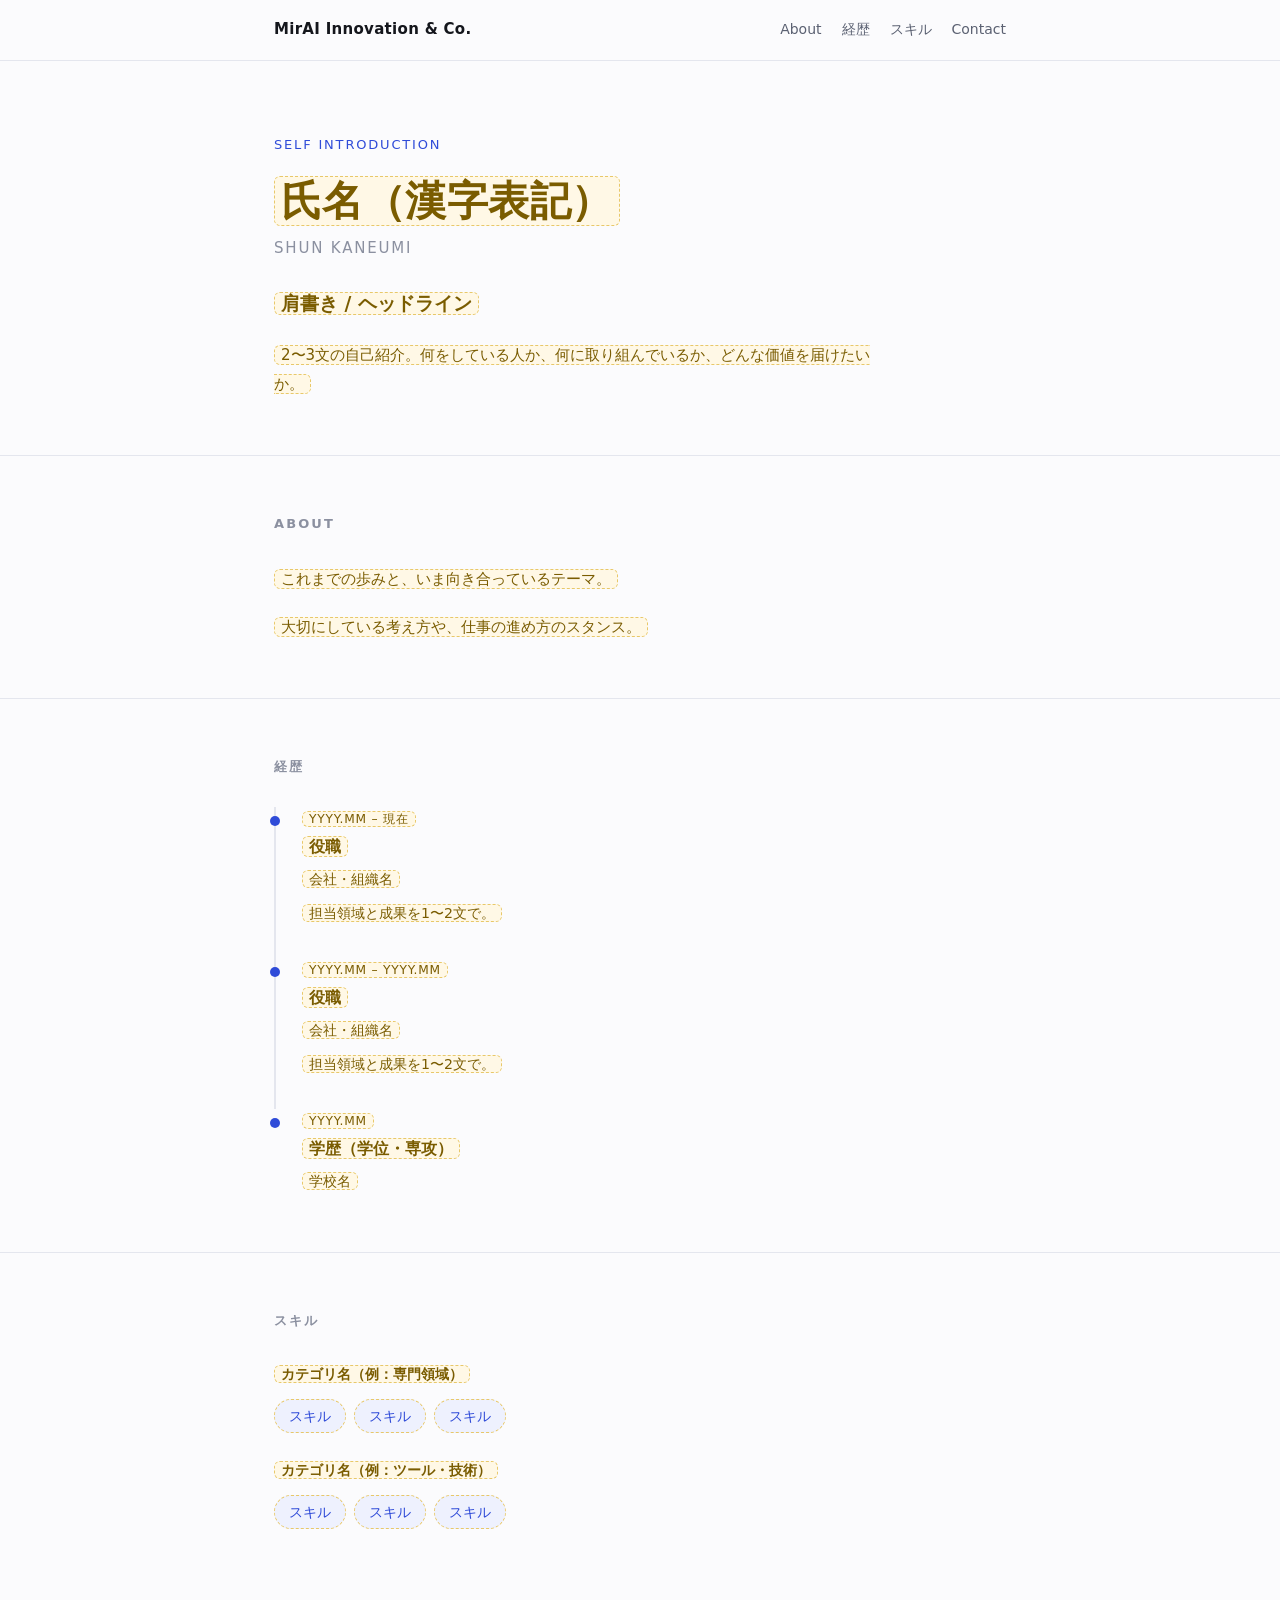
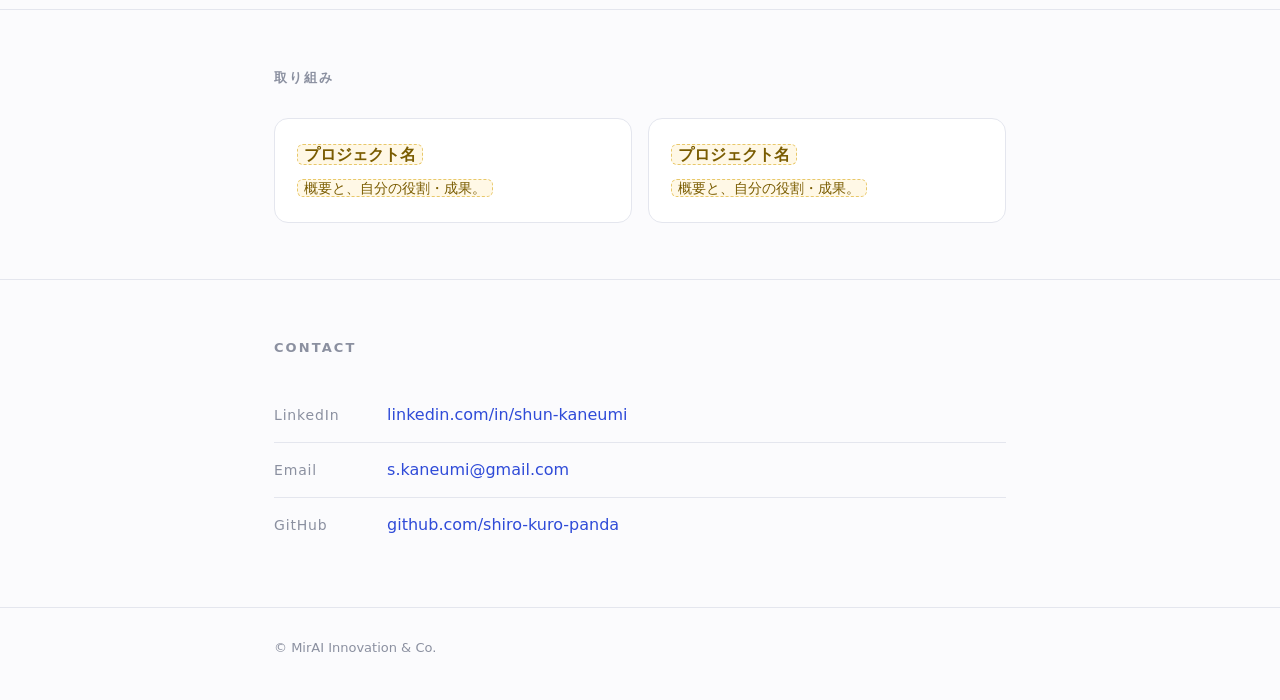
<file: profile/index.html>
<!DOCTYPE html>
<html lang="ja">
<head>
<meta charset="UTF-8">
<meta name="viewport" content="width=device-width, initial-scale=1">
<title>自己紹介 | MirAI Innovation &amp; Co.</title>
<meta name="description" content="MirAI Innovation &amp; Co. 代表 Shun Kaneumi の自己紹介ページ。">
<link rel="stylesheet" href="../assets/style.css">
</head>
<body>

<header class="site-header">
  <div class="wrap">
    <a class="brand" href="#top">MirAI Innovation &amp; Co.</a>
    <nav class="site-nav">
      <a href="#about">About</a>
      <a href="#career">経歴</a>
      <a href="#skills">スキル</a>
      <a href="#contact">Contact</a>
    </nav>
  </div>
</header>

<main id="top">

  <div class="hero">
    <div class="wrap">
      <p class="eyebrow">Self Introduction</p>
      <h1><span class="tbd">氏名（漢字表記）</span></h1>
      <p class="name-en">SHUN KANEUMI</p>
      <p class="headline"><span class="tbd">肩書き / ヘッドライン</span></p>
      <p class="lead"><span class="tbd">2〜3文の自己紹介。何をしている人か、何に取り組んでいるか、どんな価値を届けたいか。</span></p>
    </div>
  </div>

  <section id="about">
    <div class="wrap">
      <h2>About</h2>
      <p><span class="tbd">これまでの歩みと、いま向き合っているテーマ。</span></p>
      <p><span class="tbd">大切にしている考え方や、仕事の進め方のスタンス。</span></p>
    </div>
  </section>

  <section id="career">
    <div class="wrap">
      <h2>経歴</h2>
      <ol class="timeline">
        <li>
          <span class="period"><span class="tbd">YYYY.MM – 現在</span></span>
          <h3><span class="tbd">役職</span></h3>
          <p class="org"><span class="tbd">会社・組織名</span></p>
          <p><span class="tbd">担当領域と成果を1〜2文で。</span></p>
        </li>
        <li>
          <span class="period"><span class="tbd">YYYY.MM – YYYY.MM</span></span>
          <h3><span class="tbd">役職</span></h3>
          <p class="org"><span class="tbd">会社・組織名</span></p>
          <p><span class="tbd">担当領域と成果を1〜2文で。</span></p>
        </li>
        <li>
          <span class="period"><span class="tbd">YYYY.MM</span></span>
          <h3><span class="tbd">学歴（学位・専攻）</span></h3>
          <p class="org"><span class="tbd">学校名</span></p>
        </li>
      </ol>
    </div>
  </section>

  <section id="skills">
    <div class="wrap">
      <h2>スキル</h2>
      <div class="skill-group">
        <h3><span class="tbd">カテゴリ名（例：専門領域）</span></h3>
        <ul class="tags">
          <li class="tbd">スキル</li>
          <li class="tbd">スキル</li>
          <li class="tbd">スキル</li>
        </ul>
      </div>
      <div class="skill-group">
        <h3><span class="tbd">カテゴリ名（例：ツール・技術）</span></h3>
        <ul class="tags">
          <li class="tbd">スキル</li>
          <li class="tbd">スキル</li>
          <li class="tbd">スキル</li>
        </ul>
      </div>
    </div>
  </section>

  <section id="works">
    <div class="wrap">
      <h2>取り組み</h2>
      <div class="cards">
        <article class="card">
          <h3><span class="tbd">プロジェクト名</span></h3>
          <p><span class="tbd">概要と、自分の役割・成果。</span></p>
        </article>
        <article class="card">
          <h3><span class="tbd">プロジェクト名</span></h3>
          <p><span class="tbd">概要と、自分の役割・成果。</span></p>
        </article>
      </div>
    </div>
  </section>

  <section id="contact">
    <div class="wrap">
      <h2>Contact</h2>
      <ul class="links">
        <li>
          <span class="label">LinkedIn</span>
          <a href="https://www.linkedin.com/in/shun-kaneumi" rel="me noopener">linkedin.com/in/shun-kaneumi</a>
        </li>
        <li>
          <span class="label">Email</span>
          <a href="mailto:s.kaneumi@gmail.com">s.kaneumi@gmail.com</a>
        </li>
        <li>
          <span class="label">GitHub</span>
          <a href="https://github.com/shiro-kuro-panda" rel="me noopener">github.com/shiro-kuro-panda</a>
        </li>
      </ul>
    </div>
  </section>

</main>

<footer class="site-footer">
  <div class="wrap">© MirAI Innovation &amp; Co.</div>
</footer>

</body>
</html>
</file>
<file: assets/style.css>
/* MirAI Innovation & Co. — base styles */

:root {
  --bg: #fbfbfd;
  --bg-elev: #ffffff;
  --fg: #14161c;
  --fg-muted: #5b6172;
  --fg-faint: #8b90a0;
  --line: #e4e6ee;
  --accent: #2f4bd8;
  --accent-soft: #eef1fe;
  --tbd-bg: #fff8e6;
  --tbd-line: #e8c86a;
  --tbd-fg: #7a5c00;
  --radius: 14px;
  --maxw: 780px;
}

@media (prefers-color-scheme: dark) {
  :root {
    --bg: #0d0f14;
    --bg-elev: #14171f;
    --fg: #eceef4;
    --fg-muted: #a2a8ba;
    --fg-faint: #737a8d;
    --line: #232735;
    --accent: #8ea2ff;
    --accent-soft: #1b2138;
    --tbd-bg: #241f10;
    --tbd-line: #6b5822;
    --tbd-fg: #d8bd72;
  }
}

* { box-sizing: border-box; }

html { scroll-behavior: smooth; }

body {
  margin: 0;
  background: var(--bg);
  color: var(--fg);
  font-family: "Hiragino Kaku Gothic ProN", "Hiragino Sans", "Noto Sans JP",
    "Yu Gothic UI", Meiryo, system-ui, -apple-system, "Segoe UI", sans-serif;
  font-size: 16px;
  line-height: 1.85;
  -webkit-font-smoothing: antialiased;
}

a { color: var(--accent); text-decoration: none; }
a:hover { text-decoration: underline; }

.wrap {
  max-width: var(--maxw);
  margin: 0 auto;
  padding: 0 24px;
}

/* --- site header --- */

.site-header {
  position: sticky;
  top: 0;
  z-index: 10;
  background: color-mix(in srgb, var(--bg) 88%, transparent);
  backdrop-filter: saturate(180%) blur(12px);
  border-bottom: 1px solid var(--line);
}

.site-header .wrap {
  display: flex;
  align-items: center;
  justify-content: space-between;
  gap: 16px;
  min-height: 60px;
}

.brand {
  font-weight: 700;
  letter-spacing: 0.02em;
  color: var(--fg);
  font-size: 15px;
}
.brand:hover { text-decoration: none; }

.site-nav {
  display: flex;
  gap: 20px;
  font-size: 14px;
}
.site-nav a { color: var(--fg-muted); }
.site-nav a:hover { color: var(--accent); text-decoration: none; }

/* --- hero --- */

.hero {
  padding: 72px 0 56px;
  border-bottom: 1px solid var(--line);
}

.hero .eyebrow {
  font-size: 13px;
  letter-spacing: 0.14em;
  text-transform: uppercase;
  color: var(--accent);
  margin: 0 0 14px;
}

.hero h1 {
  font-size: clamp(30px, 6vw, 44px);
  line-height: 1.3;
  margin: 0 0 6px;
  letter-spacing: 0.01em;
}

.hero .name-en {
  font-size: 15px;
  letter-spacing: 0.12em;
  color: var(--fg-faint);
  margin: 0 0 22px;
}

.hero .headline {
  font-size: clamp(17px, 2.6vw, 20px);
  color: var(--fg);
  margin: 0 0 18px;
  font-weight: 600;
}

.hero .lead {
  color: var(--fg-muted);
  margin: 0;
  max-width: 62ch;
}

/* --- sections --- */

section { padding: 56px 0; border-bottom: 1px solid var(--line); }
section:last-of-type { border-bottom: 0; }

h2 {
  font-size: 13px;
  letter-spacing: 0.16em;
  text-transform: uppercase;
  color: var(--fg-faint);
  margin: 0 0 28px;
  font-weight: 700;
}

h3 { font-size: 17px; margin: 0 0 4px; }

p { margin: 0 0 1.1em; }
p:last-child { margin-bottom: 0; }

/* --- timeline --- */

.timeline { list-style: none; margin: 0; padding: 0; }

.timeline > li {
  position: relative;
  padding: 0 0 30px 26px;
  border-left: 2px solid var(--line);
}
.timeline > li:last-child { padding-bottom: 0; border-left-color: transparent; }

.timeline > li::before {
  content: "";
  position: absolute;
  left: -6px;
  top: 9px;
  width: 10px;
  height: 10px;
  border-radius: 50%;
  background: var(--accent);
}

.period {
  display: block;
  font-size: 13px;
  letter-spacing: 0.06em;
  color: var(--fg-faint);
  font-variant-numeric: tabular-nums;
}

.org { color: var(--fg-muted); font-size: 15px; margin: 0 0 6px; }

.timeline p { color: var(--fg-muted); font-size: 15px; }

/* --- tag list --- */

.tags {
  list-style: none;
  display: flex;
  flex-wrap: wrap;
  gap: 8px;
  margin: 0 0 24px;
  padding: 0;
}

.tags li {
  background: var(--accent-soft);
  color: var(--accent);
  border-radius: 999px;
  padding: 5px 14px;
  font-size: 14px;
  line-height: 1.6;
}

.skill-group + .skill-group { margin-top: 22px; }
.skill-group h3 { font-size: 15px; color: var(--fg-muted); margin-bottom: 10px; }

/* --- cards --- */

.cards {
  display: grid;
  grid-template-columns: repeat(auto-fit, minmax(240px, 1fr));
  gap: 16px;
}

.card {
  background: var(--bg-elev);
  border: 1px solid var(--line);
  border-radius: var(--radius);
  padding: 20px 22px;
}

.card p { color: var(--fg-muted); font-size: 15px; }

/* --- contact --- */

.links { list-style: none; margin: 0; padding: 0; }
.links li { padding: 12px 0; border-bottom: 1px solid var(--line); }
.links li:last-child { border-bottom: 0; }

.links .label {
  display: inline-block;
  min-width: 108px;
  color: var(--fg-faint);
  font-size: 14px;
  letter-spacing: 0.06em;
}

/* --- placeholder marker (remove once filled in) --- */

.tbd {
  background: var(--tbd-bg);
  border: 1px dashed var(--tbd-line);
  color: var(--tbd-fg);
  border-radius: 6px;
  padding: 0 6px;
  font-size: 0.94em;
}

/* --- footer --- */

.site-footer {
  border-top: 1px solid var(--line);
  padding: 28px 0 40px;
  color: var(--fg-faint);
  font-size: 13px;
}

@media (max-width: 560px) {
  .hero { padding: 48px 0 40px; }
  section { padding: 44px 0; }
  .site-nav { gap: 14px; font-size: 13px; }
  .links .label { display: block; min-width: 0; }
}
</file>
